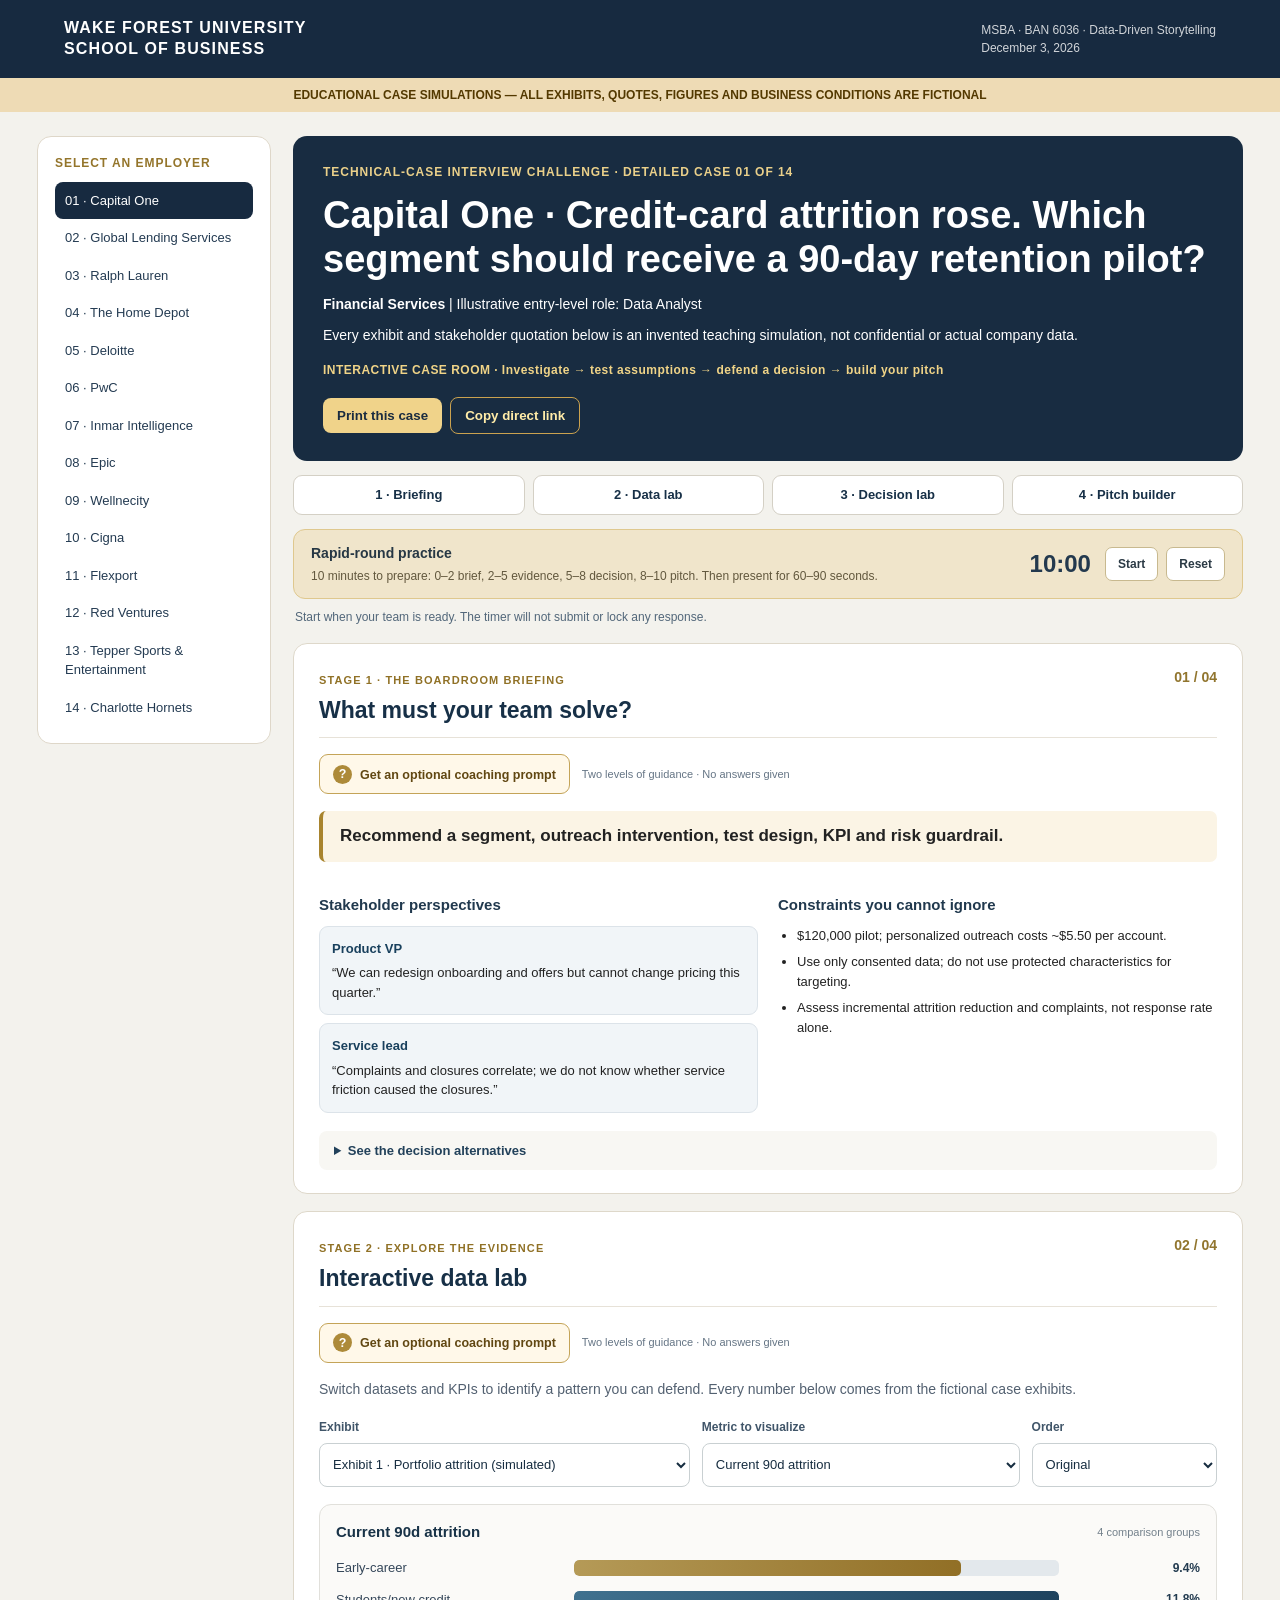
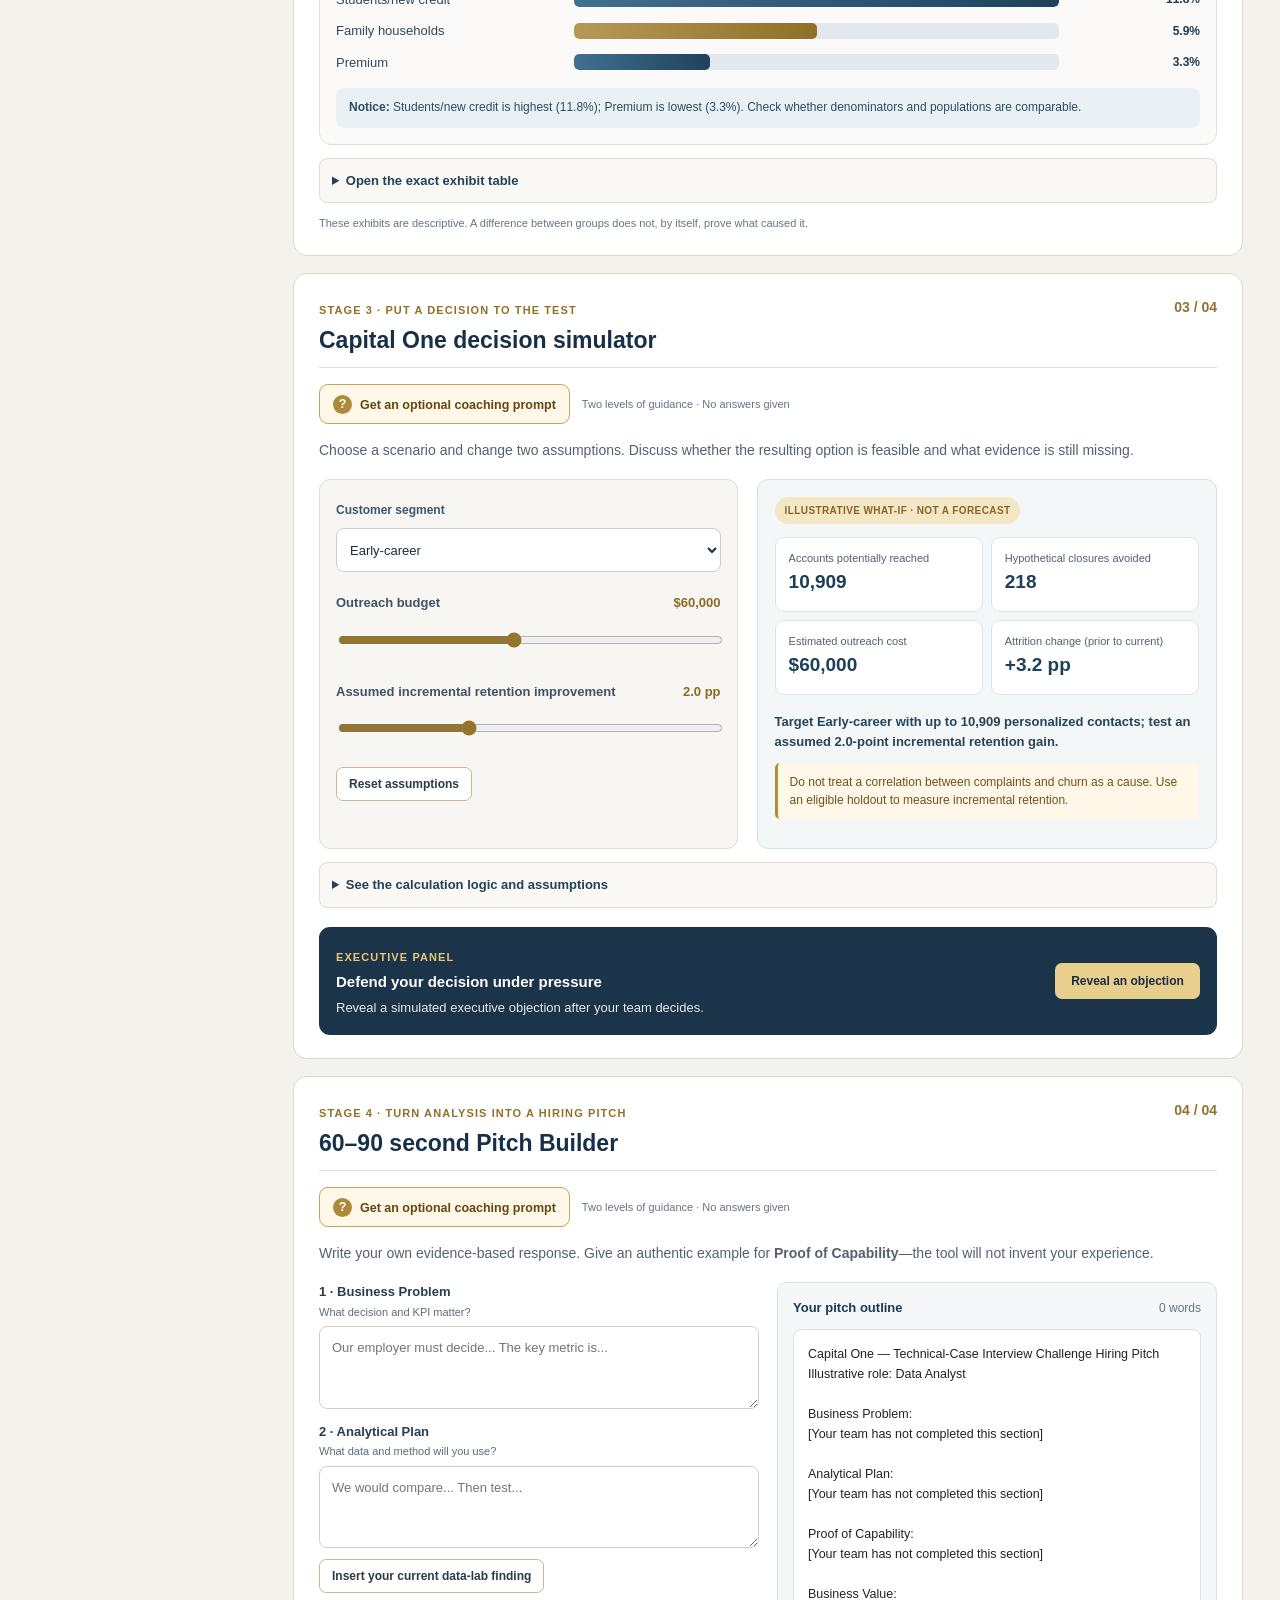
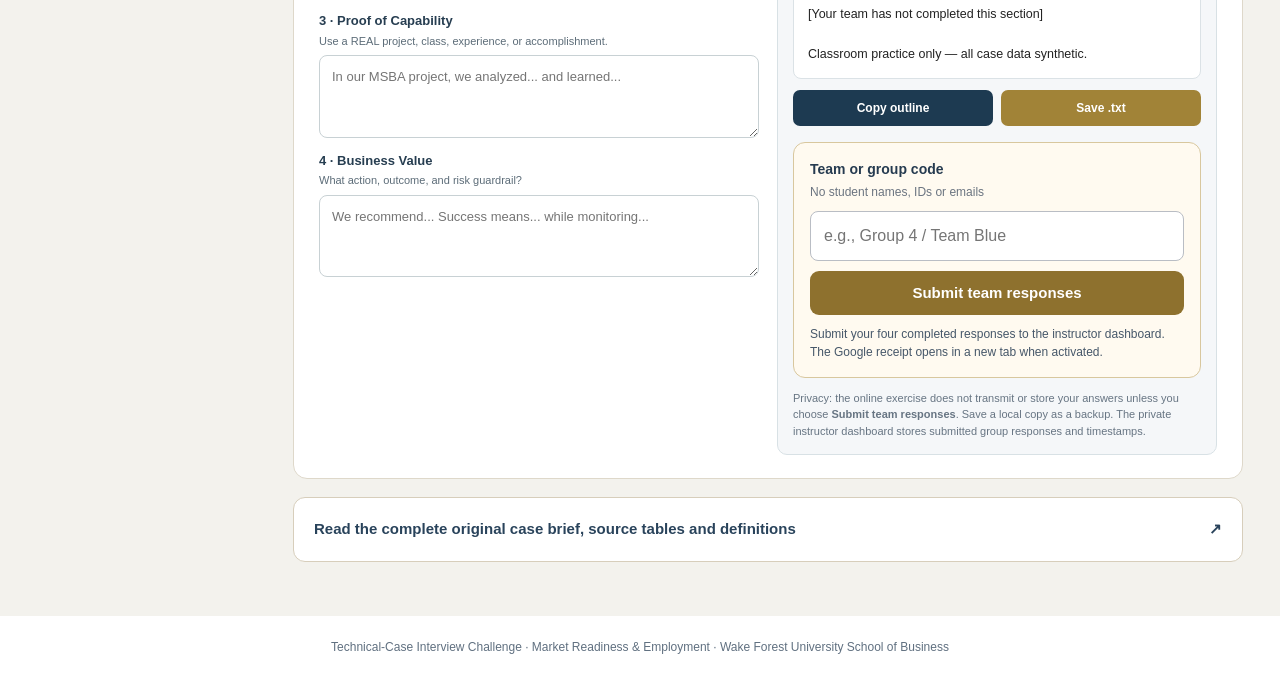
<file: shark-tank-2026/index.html>
<!DOCTYPE html><html lang="en"><head><meta charset="utf-8"><meta name="viewport" content="width=device-width,initial-scale=1"><title>Technical-Case Interview Challenge Case Data Rooms</title><meta name="description" content="Fourteen simulated analytics case briefs for WFUSB MSBA Data-Driven Storytelling."><style>:root{--ink:#182c41;--gold:#94752b;--paper:#f8f6f1;--border:#ded7c9}*{box-sizing:border-box}body{font-family:Inter,Segoe UI,Arial,sans-serif;margin:0;color:#222;background:#f3f2ed;line-height:1.5}header{background:#172a40;color:white;padding:18px clamp(16px,5vw,68px);display:flex;justify-content:space-between;align-items:center}.brand{font-weight:900;line-height:1.3;letter-spacing:.07em}.course{font-size:12px;opacity:.8}.warning{padding:8px 14px;background:#eedbb5;color:#533900;text-align:center;font-size:12px;font-weight:800}.layout{max-width:1240px;margin:24px auto;padding:0 17px;display:grid;grid-template-columns:234px 1fr;gap:22px}nav{background:white;border:1px solid var(--border);border-radius:14px;padding:17px;position:sticky;top:16px;max-height:calc(100vh - 25px);overflow:auto;align-self:start}nav b{display:block;color:var(--gold);font-size:12px;margin-bottom:10px;letter-spacing:.08em}nav a{display:block;color:#243b52;text-decoration:none;padding:9px 10px;font-size:13px;border-radius:8px}nav a.current,nav a:hover{color:white;background:#172a40}.hero{background:#182c41;color:white;padding:27px 30px;border-radius:14px;margin-bottom:16px}.hero h1{font-size:clamp(25px,4vw,38px);line-height:1.17;margin:12px 0}.hero p{margin:10px 0;font-size:14px}.eyebrow{color:#ead08a;font-size:12px;text-transform:uppercase;font-weight:850;letter-spacing:.08em}.actions{margin-top:18px}.actions button{background:#f0d38a;color:#1a2c40;border:0;padding:10px 14px;border-radius:8px;cursor:pointer;margin-right:8px;font-weight:700}.actions button:last-child{background:transparent;color:#ffeca8;border:1px solid #caa24f}.card{background:white;border:1px solid var(--border);padding:21px 23px;border-radius:13px;margin-bottom:15px;break-inside:avoid}.card h2{font-size:20px;color:#172b3e;margin:0 0 10px}.card p{font-size:14px;margin:9px 0}.caps{font-size:11px;font-weight:850;color:var(--gold);text-transform:uppercase;letter-spacing:.12em}.decision{background:#fff7dd;border-left:4px solid #b18d39;padding:15px 18px;border-radius:7px;font-weight:700}.data{overflow-x:auto;border-radius:9px;border:1px solid #e3ddd3}table{border-collapse:collapse;width:100%;font-size:13px}td,th{text-align:left;white-space:nowrap;border-bottom:1px solid #eee9e0;padding:11px 10px}th{background:#eee7d8;color:#263b50}tr:nth-child(even) td{background:#fbfaf7}ul{padding-left:20px}li{margin:6px 0;font-size:14px}.split{display:grid;grid-template-columns:1fr 1fr;gap:14px}.quote{padding:13px;background:#f2f6f9;border:1px solid #dbe3ec;border-radius:8px;font-size:13px}.quote b{display:block;color:#294a68;margin-bottom:7px}.prompts{display:grid;grid-template-columns:1fr 1fr;gap:9px}.prompt{background:#f7f5ef;border:1px solid #e0d8c9;padding:13px;border-radius:8px;font-size:13px}.prompt b{color:#856721}.small{font-size:12px!important;color:#5c6775}.case-picker{display:none}footer{text-align:center;background:white;padding:22px;color:#607080;font-size:12px}@media(max-width:850px){.layout{display:block;margin:10px auto;padding:0 10px}nav{display:none}.case-picker{display:block;margin:14px 0}.case-picker select{width:100%;padding:13px;border:1px solid #ccc;border-radius:8px}header{padding:12px 18px}.course{display:none}.hero{padding:18px}.card{padding:17px}.split,.prompts{grid-template-columns:1fr}td,th{font-size:12px;padding:9px 6px}}@media print{header,.warning,nav,.case-picker,.actions,footer{display:none}.layout{display:block;margin:0;padding:0;max-width:none}body{background:white}.hero,.card{break-inside:avoid}.hero{color:white;-webkit-print-color-adjust:exact;print-color-adjust:exact}.card{padding:14px;margin:8px 0}.hero h1{font-size:26px}}</style><link rel="stylesheet" href="./interactive.css?v=20261121-1"></head><body><header><div class="brand">WAKE FOREST UNIVERSITY<br>SCHOOL OF BUSINESS</div><div class="course">MSBA · BAN 6036 · Data-Driven Storytelling<br>December 3, 2026</div></header><div class="warning">EDUCATIONAL CASE SIMULATIONS — ALL EXHIBITS, QUOTES, FIGURES AND BUSINESS CONDITIONS ARE FICTIONAL</div><div class="layout"><nav id="nav" aria-label="Choose case"></nav><main><div class="case-picker"><label for="picker">Switch employer case</label><select id="picker"></select></div><div id="case"></div></main></div><footer>Technical-Case Interview Challenge · Market Readiness &amp; Employment · Wake Forest University School of Business</footer><script id="payload" type="application/json">[{"id":"capital-one","co":"Capital One","ind":"Financial Services","role":"Data Analyst","challenge":"Credit-card attrition rose. Which segment should receive a 90-day retention pilot?","decision":"Recommend a segment, outreach intervention, test design, KPI and risk guardrail.","tables":[["Portfolio attrition (simulated)",["Segment","Starting accounts","Prior 90d attrition","Current 90d attrition","Monthly app active"],[["Early-career","42,000","6.2%","9.4%","58%"],["Students/new credit","28,000","8.0%","11.8%","48%"],["Family households","55,000","5.1%","5.9%","79%"],["Premium","20,000","3.1%","3.3%","86%"]]],["Possible friction signals",["Segment","Complaints/1k","App sessions/mo","Fee disputes","Offer take-up"],[["Early-career","11.0","3.2","3.8%","12%"],["Students/new credit","15.0","2.1","4.9%","9%"],["Family households","6.5","5.7","1.2%","17%"],["Premium","3.8","7.9","0.6%","24%"]]]],"voices":[["Product VP","We can redesign onboarding and offers but cannot change pricing this quarter."],["Service lead","Complaints and closures correlate; we do not know whether service friction caused the closures."]],"limits":["$120,000 pilot; personalized outreach costs ~$5.50 per account.","Use only consented data; do not use protected characteristics for targeting.","Assess incremental attrition reduction and complaints, not response rate alone."],"options":["Target onboarding friction for student/new-credit accounts.","Test service-recovery contact among early-career accounts.","Launch a broad incentive with a control group."],"questions":["Which segment adds the most estimated closures?","What would distinguish pricing from service friction?","How would you estimate causal incremental retention?"],"definitions":"90-day attrition = closed accounts / starting accounts. Counts and rates are simulated."},{"id":"global-lending-services","co":"Global Lending Services","ind":"Auto Finance","role":"Financial Analyst","challenge":"30+ day loan delinquency increased across multiple tiers. Who needs earlier help?","decision":"Prioritize one segment for a fair servicing intervention and select a measurable result.","tables":[["Portfolio performance",["Risk tier","Active loans","Prior 30+ DPD","Current 30+ DPD","Avg loan balance"],[["Prime","30,000","2.1%","2.5%","$24,000"],["Near-prime","24,000","4.9%","6.6%","$20,000"],["Subprime","18,000","9.5%","11.0%","$17,000"],["Thin-file","10,000","7.2%","9.1%","$16,000"]]],["Servicing indicators",["Risk tier","Alerts delivered","Reached ≤7d","Cure after contact","Digital opt-in"],[["Prime","82%","71%","62%","55%"],["Near-prime","74%","58%","46%","40%"],["Subprime","64%","42%","34%","27%"],["Thin-file","59%","39%","30%","24%"]]]],"voices":[["Risk officer","Model expected balance at risk, not just delinquency percentages."],["Borrower support","Outreach must be respectful and comply with fair lending and servicing rules."]],"limits":["$80,000 additional outreach budget for 60 days.","Outreach results are descriptive; a cure after contact is not proof of causation.","Monitor fairness, repayment support, borrower experience and cures."],"options":["Target near-prime new delinquencies.","Improve early self-service reminders for opt-in borrowers.","Use a staggered test across tiers with safeguards."],"questions":["How many extra delinquent accounts arose in each tier?","Where is the largest dollar exposure?","What outcome would show the pilot caused improvement?"],"definitions":"DPD = days past due; cure = account returned to current status. Tiers are non-overlapping; all data simulated."},{"id":"ralph-lauren","co":"Ralph Lauren","ind":"Retail / Consumer Products","role":"Data Analyst","challenge":"Online traffic increased but conversion fell. Is inventory or pricing the culprit?","decision":"Choose one merchandizing or digital test with a margin-aware KPI.","tables":[["Digital performance",["Category","Visits","Prior conversion","Current conversion","Out-of-stock views"],[["Knitwear","180,000","3.6%","2.8%","8.2%"],["Footwear","150,000","3.1%","2.3%","12.8%"],["Accessories","210,000","2.5%","2.4%","2.9%"],["Outerwear","110,000","3.4%","2.7%","5.1%"]]],["Other commercial signals",["Category","Avg order value","Price change","Promo redeemed","Return rate"],[["Knitwear","$126","+6%","14%","11%"],["Footwear","$154","+2%","9%","18%"],["Accessories","$78","+1%","11%","7%"],["Outerwear","$230","+8%","8%","13%"]]]],"voices":[["Merchant lead","Inventory moves take three weeks. We need something measurable soon."],["Digital lead","A new campaign changed visitor mix; do not blame prices without checking cohorts."]],"limits":["$40,000 test budget; only select SKUs may be reallocated.","Discounting may boost orders while damaging gross profit.","Traffic composition changed, so simple before/after comparisons can mislead."],"options":["Fix size availability and stock messaging in footwear.","A/B test offer framing for outerwear.","Test search and product discovery rather than promotions."],"questions":["Which category has the largest implied order shortfall?","What evidence supports an inventory hypothesis?","What is the profit-based success KPI?"],"definitions":"Conversion = orders/visits. Out-of-stock view = product view without selected size available. All figures simulated."},{"id":"the-home-depot","co":"The Home Depot","ind":"Retail / Operations","role":"Business Analyst","challenge":"The same seasonal item is out of stock in some regions and overstocked in others.","decision":"Select a transfer plan that improves availability and has a positive expected economic impact.","tables":[["Regional inventory",["Region","Demand/day","Units on hand","Stockout days/30d","Inbound lead time"],[["Southeast","480","2,400","9","8d"],["Northeast","310","5,580","2","11d"],["Midwest","250","6,250","1","9d"],["West","390","2,730","7","12d"]]],["Transfer options",["Origin → destination","Truck units","Transit","Cost/truck","Handling loss"],[["Midwest → Southeast","1,000","3d","$3,500","1.0%"],["Northeast → Southeast","1,000","4d","$4,100","1.0%"],["Midwest → West","1,000","5d","$5,200","1.5%"],["Northeast → West","1,000","6d","$5,800","1.5%"]]]],"voices":[["Store operations","Every day without stock means missed sales now."],["Finance","Do not move inventory unless recovered contribution exceeds transport and loss."]],"limits":["Gross margin: $28 per sold unit; no close substitute product.","Each donor must retain at least 10 days of supply.","No more than four transfer trucks available this week."],"options":["Prioritize Southeast from Midwest stock.","Split emergency capacity between Southeast and West.","Wait for inbound replenishment and invest in forecasting."],"questions":["Compute days of supply by region.","Which donor can spare units and preserve its minimum cover?","How many incremental sales must each transfer recover to break even?"],"definitions":"Days of supply = units on hand/demand per day. Figures are simulated."},{"id":"deloitte","co":"Deloitte","ind":"Consulting / Advisory","role":"Consultant","challenge":"A client's automation rollout reduced simple-ticket time but made overall service slower.","decision":"Present a root-cause hypothesis and a six-week client improvement pilot.","tables":[["Service journey impact",["Journey","Monthly tickets","Before median","After median","Post escalation"],[["Password/access","12,000","14 min","9 min","8%"],["Billing disputes","8,000","35 min","58 min","39%"],["Returns/refunds","7,000","28 min","44 min","32%"],["Product questions","5,000","24 min","22 min","14%"]]],["Operational signals",["Indicator","Pre-launch","Post-launch","Potential issue"],[["First-contact resolution","72%","61%","Misrouting?"],["Transfers per ticket","1.3","2.1","More handoffs?"],["Staff training","6h","1.5h","Readiness?"],["Satisfaction","4.4/5","3.8/5","Customer impact?"]]]],"voices":[["CIO","Routine tasks improved; reversing all automation would waste the gain."],["Service manager","Exception handling is unclear and training was rushed."]],"limits":["Pilot budget $90,000; no full rollback without security approval.","Billing cases require compliance and audit controls.","Present owner, KPI, 2-week checkpoint and 6-week assessment."],"options":["Redesign billing and returns exception routing.","Add targeted staff training and escalation rules.","Temporarily route complex journeys to specialists."],"questions":["Which journey accounts for the greatest added total minutes?","What is the difference between correlation and a root cause?","Which metric balances speed with resolution quality?"],"definitions":"Median resolution time is per-ticket; multiplying medians by counts is an approximation, not exact time cost. All figures simulated."},{"id":"pwc","co":"PwC","ind":"Consulting / BI","role":"Business Intelligence Analyst","challenge":"Four divisions report the same 'on-time' KPI with incompatible definitions.","decision":"Design a standardized board metric and 30-day reconciliation plan.","tables":[["Reported dashboards",["Division","Cases","On-time cases","Reported rate","Excluded"],[["North America","1,200","1,104","92.0%","Rush"],["Europe","1,000","840","84.0%","None"],["Asia-Pacific","800","768","96.0%","Exceptions"],["Latin America","600","528","88.0%","Weekends"]]],["Hidden definitions",["Division","Start clock","Stop clock","Target","Calendar"],[["North America","Order approval","Shipment","48h","Business"],["Europe","Order receipt","Delivery","72h","Calendar"],["Asia-Pacific","Order receipt","Shipment","48h","Business"],["Latin America","Payment confirmed","Delivery","72h","Business"]]]],"voices":[["CFO","Give the board one defensible number and explain any restatement."],["Region leaders","Please do not rank divisions until the denominators and clock rules align."]],"limits":["Only aggregated data are immediately accessible.","30 days; two analysts plus process owners.","Keep the old calculations reproducible for audit."],"options":["Publish qualified numbers with a limitation statement.","Agree on common timestamps and restate last quarter.","Pause division comparisons and build a data dictionary first."],"questions":["Why is averaging the reported rates unreliable?","Which timestamps must be standardized?","What governance rules prevent the problem from recurring?"],"definitions":"SLA = service-level agreement; 'on time' is not comparable until clock, denominator and exclusions align. Simulated."},{"id":"inmar-intelligence","co":"Inmar Intelligence","ind":"Commerce / Promotional Analytics","role":"Business Intelligence Analyst","challenge":"Promotions raise observed sales—but some sales would have happened anyway.","decision":"Choose what to test next and outline a credible incremental-profit estimate.","tables":[["Campaign results",["Offer","Exposed HH","Exposed sales lift","Control sales lift","Campaign cost"],[["Digital coupon","50,000","+13.5%","+7.1%","$90,000"],["Loyalty points","40,000","+11.2%","+8.8%","$60,000"],["Display","70,000","+9.1%","+8.4%","$35,000"],["Bundle","30,000","+14.9%","+9.4%","$70,000"]]],["Economics",["Offer","Baseline spend/HH","Contribution margin","Redemption rate","Group balance"],[["Digital coupon","$84","32%","18%","Good"],["Loyalty points","$112","35%","22%","Mixed"],["Display","$76","30%","N/A","Weak"],["Bundle","$95","29%","15%","Mixed"]]]],"voices":[["Marketing VP","I want lift we caused—not sales that would have occurred anyway."],["Data science lead","The controls are matched, not randomized, and campaigns overlapped."]],"limits":["$100,000 for next wave across at most two offers.","Do not calculate ROI from observed lift alone.","Build proper holdouts and test for customer overlap."],"options":["Prioritize net-of-control incremental lift.","Prioritize contribution net of cost.","Do a cleaner randomized holdout before scaling."],"questions":["Compute the difference in percentage-point lift for each offer.","Which offer has the strongest apparent incremental impact?","Why do you still need baseline spending and controls?"],"definitions":"HH = household. Control-adjusted lift (pp) ≈ exposed lift minus control lift; not proof of causal effect. Simulated."},{"id":"epic","co":"Epic","ind":"Health IT","role":"Business Analyst","challenge":"A hospital workflow system was implemented, but several units barely use it.","decision":"Choose one adoption barrier to test safely over six weeks.","tables":[["Unit adoption",["Unit","Eligible cases/week","Week 1","Week 8","Extra clicks"],[["Emergency","1,600","33%","46%","12"],["Outpatient","2,400","48%","79%","5"],["Medical-surgical","1,200","41%","55%","10"],["Imaging","900","38%","72%","4"]]],["Friction",["Unit","Support tickets/100","Field errors","Training attend","Safety flags"],[["Emergency","19","14%","61%","3"],["Outpatient","7","5%","93%","0"],["Medical-surgical","16","11%","70%","1"],["Imaging","8","4%","88%","0"]]]],"voices":[["Nurse leader","Patient safety comes before an adoption target."],["IT director","Changes need clinician approval and a reversible test."]],"limits":["Six weeks, 120 total configuration/analyst hours.","No identifiable patient records in this exercise.","Require clinical review; track safety, burden and appropriate adoption."],"options":["Simplify emergency workflow steps.","Train staff in units with low uptake.","Use contextual in-app prompts with safeguards."],"questions":["Which unit offers the largest count of additional appropriately completed cases?","Is low adoption due to clicks, training or case mix?","How do you avoid maximizing unsafe usage?"],"definitions":"Adoption = eligible cases using the new workflow. Extra clicks relative to prior workflow. Simulated."},{"id":"wellnecity","co":"Wellnecity","ind":"Healthcare Analytics","role":"Healthcare Business Analyst","challenge":"A benefits sponsor sees more potentially avoidable emergency-department claims.","decision":"Target a safe navigation pilot that can improve care access without deterring emergency care.","tables":[["ED utilization",["Segment","Members","Prior visits/1k","Current visits/1k","No PCP visit (12m)"],[["Chronic condition adults","8,000","142","174","26%"],["Young adults","11,000","96","128","41%"],["Families","14,000","84","91","18%"],["Older adults","5,000","112","119","14%"]]],["Access and cost",["Segment","Avg claim","After-hours gap","Claim lag","Navigator use"],[["Chronic condition adults","$1,450","28%","45d","21%"],["Young adults","$980","35%","45d","8%"],["Families","$1,120","18%","45d","15%"],["Older adults","$1,680","11%","45d","24%"]]]],"voices":[["Benefits director","We need evidence that access improves, not just a claims reduction."],["Clinical advisor","Claims coding cannot decide whether any individual ED visit was medically necessary."]],"limits":["$180,000 pilot for 90 days; up to 5,000 outreach contacts.","Analyze only aggregated/de-identified data.","Protect urgent-care access and evaluate patient experience."],"options":["Offer primary-care navigation to young adults.","Prioritize chronic-condition outreach and after-hours alternatives.","Validate coding before large expansion."],"questions":["Compute approximate additional visits in each group.","What would test whether access is the driver?","What clinical safety and equity guardrails are essential?"],"definitions":"ED rates are annualized per 1,000 members; 'potentially avoidable' is a claims-classification proxy, not a patient-level judgment. Simulated."},{"id":"cigna","co":"Cigna","ind":"Health Insurance / Operations","role":"Business Analyst","challenge":"Member-service responses slowed even with steady staffing hours.","decision":"Select one process/routing experiment and defend service-quality guardrails.","tables":[["Contact demand and response",["Queue","Prior contacts","Current contacts","Prior response","Current response"],[["Claims","18,000","22,000","12m","29m"],["Benefits","14,000","14,500","10m","18m"],["Prior authorization","9,000","12,000","22m","43m"],["Enrollment","7,000","7,200","13m","14m"]]],["Quality signals",["Queue","Repeat contact 7d","Misroutes","Handle time","Audit pass"],[["Claims","24%","15%","8.8m","96%"],["Benefits","17%","8%","7.2m","97%"],["Prior authorization","31%","21%","14.5m","93%"],["Enrollment","10%","5%","6.1m","98%"]]]],"voices":[["Member services","Fast but inaccurate answers create another call."],["Operations manager","We can adjust routing, not increase headcount."]],"limits":["Max 200 hours of workflow engineering this month.","No shortcuts for medical or regulatory review.","Track accuracy, repeat calls and response time together."],"options":["Triage prior-authorizations by complexity.","Fix common claims information gaps.","Move capacity dynamically across peak queues."],"questions":["Which queue creates most new wait exposure?","What do repeats plus misroutes suggest?","What experiment can isolate routing impact?"],"definitions":"Response time = minutes to first qualified response. Queue staffing hours are roughly unchanged. Simulated."},{"id":"flexport","co":"Flexport","ind":"Supply Chain / Logistics","role":"Business Analyst","challenge":"Late deliveries jumped on a major cross-border trade lane.","decision":"Choose a reliability intervention and quantify its cost versus expected late shipments avoided.","tables":[["Monthly shipment performance",["Service","Shipments","Target days","Actual median","Late rate"],[["Ocean standard","600","28","36","41%"],["Ocean priority","240","25","29","23%"],["Air economy","180","8","10","17%"],["Multimodal","120","22","25","26%"]]],["Delay signals and options",["Service","Port dwell","Customs exams","Capacity roll","Premium/shipment"],[["Ocean standard","6.2d","9%","18%","$0"],["Ocean priority","3.1d","7%","9%","+$650"],["Air economy","0.7d","5%","4%","+$2,800"],["Multimodal","2.4d","6%","11%","+$900"]]]],"voices":[["Operations","Premium services help, but we cannot send everything by air."],["Customer success","Customers value predictable arrival windows, not only speed."]],"limits":["Incremental budget: $150,000 next month.","At most 200 standard shipments may switch to priority.","Customs inspections are not fully controllable."],"options":["Prioritize upgrades on high-risk ocean shipments.","Move bookings earlier to avoid capacity rolls.","Focus on customs data readiness and destination dwell."],"questions":["Estimate number of late shipments per service.","How many $650 upgrades could the budget fund?","What data differentiates port dwell from rolled capacity?"],"definitions":"Late rate = shipments after the target; cause signals can overlap. All figures simulated."},{"id":"red-ventures","co":"Red Ventures","ind":"Digital Marketing","role":"Marketing Analyst","challenge":"Marketing spend rose yet sales-qualified leads barely moved.","decision":"Recommend a budget/targeting experiment using cost per qualified lead plus quality safeguards.","tables":[["Current funnel",["Channel","Spend","Visits","Leads","Qualified"],[["Paid search","$180k","120,000","7,200","1,080"],["SEO/content","$55k","150,000","6,750","1,350"],["Display","$120k","200,000","6,000","540"],["Email/CRM","$35k","80,000","4,800","1,200"]]],["Comparison and overlap",["Channel","Prior spend","Prior qualified","Current qualified","Multi-touch"],[["Paid search","$130k","1,000","1,080","16%"],["SEO/content","$50k","1,300","1,350","25%"],["Display","$75k","520","540","34%"],["Email/CRM","$30k","1,150","1,200","41%"]]]],"voices":[["Marketing","We need a better return on incremental spend, not just impressions."],["Sales operations","Qualified lead definitions and duplicate attribution matter."]],"limits":["Next-month $60,000 experiment; sales headcount fixed.","Last-click attribution may overcredit some channels.","Track quality and downstream sales acceptance."],"options":["Reduce incremental display and test SEO/CRM.","Tighten paid-search targeting via randomized split.","Standardize qualified conversion definitions before scaling."],"questions":["Calculate cost per qualified lead.","Which channel grew leads relative to spend?","How would you detect attribution double counting?"],"definitions":"Qualified = sales-accepted lead; multi-touch prospects saw multiple channels. Simulated."},{"id":"tepper-sports","co":"Tepper Sports & Entertainment","ind":"Sports Business Analytics","role":"Fan Insights Analyst","challenge":"Younger season-ticket holders are renewing at much lower rates.","decision":"Recommend an opt-in fan-retention pilot and the experiment to evaluate incremental renewal.","tables":[["Ticket renewal cohorts",["Age","Eligible holders","Prior renewal","Current renewal","Games attended"],[["18–29","3,000","73%","58%","5.2"],["30–44","4,000","79%","73%","7.1"],["45–59","4,500","85%","83%","8.8"],["60+","2,500","89%","88%","10.2"]]],["Fan economics and engagement",["Age","App engagement","Event participation","Plan price","Contribution/renewal"],[["18–29","34%","16%","$620","$290"],["30–44","52%","24%","$1,050","$510"],["45–59","68%","32%","$1,480","$760"],["60+","71%","29%","$1,620","$840"]]]],"voices":[["Fan experience","Young fans ask for flexible use more than blanket discounts."],["Finance","Pilot benefits must not cost more than incremental renewal contribution."]],"limits":["$200,000 budget, maximum 2,000 pilot accounts.","Only opt-in communications; monitor fan satisfaction.","Randomized control needed to isolate intervention effect."],"options":["Flexible game swaps for young holders.","Targeted experiences for 30–44 accounts.","Segmented renewal messaging tested against holdout."],"questions":["Estimate lost renewals among 18–29 holders.","What incentive can the unit economics support?","Which leading KPIs predict renewal but don't substitute for it?"],"definitions":"Renewal % = renewed/eligible. Contribution is after variable costs. Simulated; not real team business data."},{"id":"charlotte-hornets","co":"Charlotte Hornets","ind":"Sports / Basketball Operations","role":"Basketball Operations Analyst","challenge":"Two possible roster additions have similar box-score averages, but different context and costs.","decision":"Choose a conditional fit-based recommendation and explain the biggest uncertainty.","tables":[["Two fictional candidates",["Metric","Player A","Player B","Interpretation"],[["Points per 36","18.6","18.4","Similar volume"],["True shooting","58.2%","56.5%","Efficiency"],["Usage","22%","26%","Role"],["3-point %","37.8%","39.4%","Spacing"],["Minutes sampled","1,600","2,500","Reliability"]]],["Fit, defense and price",["Metric","Player A","Player B","Interpretation"],[["Adjusted on/off/100","+5.2","+2.1","Context-sensitive"],["Defensive matchup difficulty","73/100","61/100","Higher = harder"],["Games missed","18","8","Availability"],["Annual salary ask","$9.2M","$8.6M","Budget"],["Role archetype","3-and-D wing","Scoring guard","Fit"]]]],"voices":[["Head coach","We need a strong perimeter defender who can play without heavy usage."],["General manager","Budget is ~$10M; we need upside and downside cases."]],"limits":["Candidates and stats are completely fictional and do not describe real players.","No game-tracking, opponent-adjusted film review or medical data available.","Do not treat adjusted on/off as a causal player impact measure."],"options":["Select A for low-usage defense, conditional on health data.","Select B for offense and availability, conditional on defense review.","Defer final decision pending opponent-adjusted tracking."],"questions":["What confounds on/off impact?","How should roster fit change metric weights?","Which three missing datasets would you ask for?"],"definitions":"Usage = possession share; true shooting = scoring efficiency; 3-and-D = perimeter defense plus 3pt offense. All data simulated."}]</script><script>
const CASES=JSON.parse(document.getElementById("payload").textContent),esc=(s)=>String(s).replace(/&/g,"&amp;").replace(/</g,"&lt;").replace(/>/g,"&gt;").replace(/"/g,"&quot;");
const qs=new URLSearchParams(location.search),id=qs.get("case"),c=CASES.find(x=>x.id===id)||CASES[0],i=CASES.indexOf(c);
const nav=document.getElementById("nav");nav.innerHTML="<b>SELECT AN EMPLOYER</b>"+CASES.map((x,j)=>'<a class="'+(x.id===c.id?"current":"")+'" href="?case='+x.id+'">'+String(j+1).padStart(2,"0")+" · "+esc(x.co)+"</a>").join("");
const sel=document.getElementById("picker");sel.innerHTML=CASES.map(x=>'<option value="'+x.id+'">'+esc(x.co)+"</option>").join("");sel.value=c.id;sel.onchange=function(){location.href="?case="+this.value};
const ul=a=>"<ul>"+a.map(x=>"<li>"+esc(x)+"</li>").join("")+"</ul>";
const table=x=>'<div class="card"><p class="caps">DATA EXHIBIT · SIMULATED</p><h2>'+esc(x[0])+'</h2><div class="data"><table><thead><tr>'+x[1].map(h=>"<th>"+esc(h)+"</th>").join("")+"</tr></thead><tbody>"+x[2].map(r=>"<tr>"+r.map(v=>"<td>"+esc(v)+"</td>").join("")+"</tr>").join("")+"</tbody></table></div></div>";
const prompts=[["1 · BUSINESS PROBLEM","State the decision and who is affected; use one number from an exhibit."],["2 · ANALYTICAL PLAN","Make one meaningful comparison or calculation; state a data-quality or bias check."],["3 · PROOF OF CAPABILITY","Give a real MSBA project, skill or teamwork example showing you could perform the work."],["4 · BUSINESS VALUE","Choose an action, a KPI, a guardrail and a way to test whether the action works."]];
document.getElementById("case").innerHTML='<div class="hero"><div class="eyebrow">Technical-Case Interview Challenge · Detailed case '+String(i+1).padStart(2,"0")+' of 14</div><h1>'+esc(c.co)+' · '+esc(c.challenge)+'</h1><p><b>'+esc(c.ind)+'</b> | Illustrative entry-level role: '+esc(c.role)+'</p><p>Every exhibit and stakeholder quotation below is an invented teaching simulation, not confidential or actual company data.</p><div class="actions"><button onclick="print()">Print this case</button><button id="copy">Copy direct link</button></div></div>'+
'<div class="card"><p class="caps">YOUR BOARDROOM DECISION</p><h2>What you must recommend</h2><div class="decision">'+esc(c.decision)+'</div><p class="small">Scan both datasets before pitching. Suggested timing: 10 minutes team preparation (2 minutes brief, 3 minutes evidence, 3 minutes decision, 2 minutes pitch rehearsal), followed by a 60–90-second pitch and 30-second executive question.</p></div>'+
c.tables.map(table).join("")+
'<div class="card"><p class="caps">CONFLICTING PERSPECTIVES</p><h2>Stakeholder briefing</h2><div class="split">'+c.voices.map(v=>'<div class="quote"><b>'+esc(v[0])+'</b>“'+esc(v[1])+'”</div>').join("")+"</div></div>"+
'<div class="card"><p class="caps">REAL-WORLD GUARDRAILS</p><h2>Constraints & tradeoffs</h2>'+ul(c.limits)+'</div>'+
'<div class="card"><p class="caps">CHOICES</p><h2>Decision options</h2>'+ul(c.options)+'<p class="small">You can propose an alternative if it better addresses the evidence and constraints.</p></div>'+
'<div class="card"><p class="caps">REQUIRED IN YOUR PRESENTATION</p><h2>The four-part Technical-Case Interview Challenge pitch</h2><div class="prompts">'+prompts.map(p=>'<div class="prompt"><b>'+p[0]+'</b><div>'+p[1]+'</div></div>').join("")+'</div></div>'+
'<div class="card"><p class="caps">THINK CRITICALLY</p><h2>Questions to challenge your recommendation</h2>'+ul(c.questions)+'</div>'+
'<div class="card"><p class="caps">SOURCE & DEFINITIONS</p><h2>Interpret the data responsibly</h2><p>'+esc(c.definitions)+'</p><p class="small">These cases were created for the Wake Forest University School of Business MSBA BAN 6036 learning activity. Company names are educational context only. No metrics, role descriptions, quotes or case events are company-provided or current vacancies. A relationship between indicators is not proof of causation.</p></div>';
document.getElementById("copy").onclick=async()=>{try{await navigator.clipboard.writeText(location.href);alert("Case link copied")}catch(e){prompt("Copy this link:",location.href)}};
document.title=c.co+" | Technical-Case Interview Challenge Data Room";</script><script src="./submission-config.js?v=20261121-2"></script><script src="./interactive.js?v=20261121-2"></script></body></html>
</file>
<file: shark-tank-2026/interactive.css>
/* WFUSB MSBA Shark Tank interactive case rooms, client-only. */
html{scroll-behavior:smooth}.ic-enabled .hero{margin-bottom:14px}.ic-hero-note{margin:15px 0 3px!important;color:#f0d487!important;font-size:12px!important;letter-spacing:.04em;font-weight:750}
.ic-app{--ic-ink:#172b3d;--ic-gold:#94752b;--ic-surface:#f8f6f1;--ic-line:#e4dfd5;--ic-muted:#596779;--ic-soft:#ebf0f4;margin-bottom:18px}.ic-app *{box-sizing:border-box}
.ic-stage-nav{display:grid;grid-template-columns:repeat(4,minmax(0,1fr));gap:8px;margin-bottom:14px}.ic-stage-nav a{text-decoration:none;text-align:center;background:white;color:#173047;border:1px solid #d4d0c5;border-radius:9px;padding:11px 7px;font-size:13px;font-weight:760;line-height:1.3}.ic-stage-nav a:hover,.ic-stage-nav a:focus-visible{background:#172b3d;color:white;outline:2px solid #b49144;outline-offset:2px}
.ic-timer-strip{display:flex;align-items:center;justify-content:space-between;gap:15px;background:#f0e5cb;border:1px solid #dfc88e;border-radius:12px;padding:13px 17px;margin:0 0 16px}.ic-timer-strip b{display:block;font-size:14px;color:#263744}.ic-timer-strip span{display:block;font-size:12px;color:#62583e;margin-top:3px}.ic-timer-controls{display:flex;align-items:center;gap:8px;white-space:nowrap}.ic-timer-controls strong{font-variant-numeric:tabular-nums;font-size:24px;color:#23394e;margin-right:6px}.ic-timer-controls strong.ic-done{color:#a23b32}.ic-timer-controls button,.ic-soft-button{background:white;border:1px solid #c8b98f;color:#2b3a45;border-radius:7px;padding:9px 12px;font-size:12px;font-weight:800;cursor:pointer}.ic-soft-button:hover,.ic-timer-controls button:hover{background:#f6e6bd}.ic-app button:focus-visible,.ic-app select:focus-visible,.ic-app input:focus-visible,.ic-app textarea:focus-visible{outline:3px solid #aa8530;outline-offset:2px}
.ic-panel{background:white;border:1px solid #ded8ca;border-radius:14px;padding:23px 25px;margin-bottom:17px;scroll-margin-top:15px}.ic-panel-heading{display:flex;align-items:start;justify-content:space-between;gap:12px;border-bottom:1px solid #e7e2d8;padding-bottom:13px;margin-bottom:16px}.ic-kicker{font-size:11px;color:#907126;text-transform:uppercase;font-weight:850;letter-spacing:.10em}.ic-panel-heading h2{font-size:23px;line-height:1.2;color:#173047;margin:6px 0 0}.ic-counter{color:#91752e;font-weight:800;white-space:nowrap;font-size:14px}.ic-decision{font-size:17px;background:#fbf4e5;border-left:4px solid #a8842e;border-radius:7px;padding:13px 17px;line-height:1.45;font-weight:680}.ic-two-col{display:grid;grid-template-columns:1fr 1fr;gap:20px}.ic-panel h3{font-size:15px;color:#21394e;margin:15px 0 9px}.ic-voice{background:#f1f5f8;border:1px solid #dce3e9;border-radius:9px;margin:8px 0;padding:12px;font-size:13px}.ic-voice b{display:block;color:#19405d;margin:0 0 5px}.ic-voice span{display:block}.ic-list{padding-left:19px;margin:8px 0}.ic-list li{font-size:13px;margin:7px 0}.ic-options{margin-top:10px;padding:10px 15px;background:#f8f7f3;border-radius:8px}.ic-options summary,.ic-raw summary,.ic-method summary,.ic-reference summary{cursor:pointer;font-weight:760;color:#22415a;font-size:13px}.ic-lead{font-size:14px;line-height:1.5;color:#536171;max-width:900px;margin:0 0 18px}.ic-fields{display:grid;grid-template-columns:1.4fr 1.2fr .7fr;gap:12px;margin:0 0 17px}.ic-fields label,.ic-choice-label{font-size:12px;color:#405569;font-weight:750}.ic-fields select,.ic-choice-label select{display:block;width:100%;min-height:44px;padding:9px;background:white;border:1px solid #c9d0d2;border-radius:8px;margin-top:7px;color:#172d40;font-size:13px}
.ic-chart{border:1px solid #e1e0db;background:#fbfaf8;border-radius:12px;padding:16px}.ic-chart-head{display:flex;justify-content:space-between;align-items:center;gap:10px;font-size:15px;margin-bottom:15px;color:#183247}.ic-chart-head span{color:#73808b;font-size:11px}.ic-bars{display:grid;gap:12px}.ic-bar-row{display:grid;grid-template-columns:minmax(100px,1.4fr) minmax(80px,3fr) minmax(45px,.8fr);align-items:center;gap:11px}.ic-bar-label{font-size:13px;color:#344659;overflow-wrap:anywhere}.ic-bar-track{height:16px;border-radius:5px;background:#e3e8ec;overflow:hidden}.ic-bar-fill{height:100%;border-radius:5px;background:linear-gradient(90deg,#b59a57,#916f26);min-width:2px}.ic-bar-fill.ic-alt{background:linear-gradient(90deg,#40718f,#1e425e)}.ic-bar-value{text-align:right;font-size:12px;font-weight:850;color:#233b50;white-space:nowrap}.ic-takeaway{font-size:12px;line-height:1.45;padding:11px 13px;background:#eaf1f5;border-radius:8px;color:#2b4d62;margin-top:16px}.ic-empty{color:#586c7a;font-size:14px}.ic-raw,.ic-method{background:#f9f8f4;border:1px solid #e1ddd1;border-radius:8px;padding:12px;margin-top:13px}.ic-table-holder{overflow-x:auto;margin-top:11px}.ic-table-holder table{width:100%;border-collapse:collapse}.ic-table-holder td,.ic-table-holder th{padding:9px;font-size:12px;white-space:nowrap;text-align:left;border-bottom:1px solid #eae6dd}.ic-table-holder th{background:#e9e2d4}.ic-fine{font-size:11px!important;line-height:1.5;color:#677583;margin:12px 0 0}
.ic-sim-grid{display:grid;grid-template-columns:minmax(240px,1fr) minmax(0,1.1fr);gap:19px}.ic-sim-inputs{padding:17px 16px;background:#f7f6f2;border:1px solid #e3ded4;border-radius:11px}.ic-range-label{display:flex;align-items:baseline;justify-content:space-between;gap:13px;margin:21px 0 11px;color:#415266;font-weight:700;font-size:13px}.ic-range-label output{color:#8b6b24;font-weight:850;font-variant-numeric:tabular-nums;text-align:right}.ic-sim-inputs input[type=range]{width:100%;accent-color:#94752b;height:28px;cursor:pointer}.ic-sim-inputs .ic-soft-button{margin-top:18px}.ic-weight-note{font-size:13px;color:#536171;margin:0}.ic-sim-result{border:1px solid #d5e0e6;background:#f4f7f8;border-radius:11px;padding:17px}.ic-badge{color:#846723;background:#f3e7c5;border-radius:20px;font-size:10px;font-weight:850;display:inline-block;padding:6px 10px;letter-spacing:.04em;margin:0 0 13px}.ic-results{display:grid;grid-template-columns:1fr 1fr;gap:8px}.ic-result-card{background:white;border:1px solid #dce4e9;padding:13px;border-radius:9px;min-height:75px}.ic-result-card span{display:block;font-size:11px;color:#506172;line-height:1.3;margin-bottom:5px}.ic-result-card strong{font-size:19px;color:#1e4057;overflow-wrap:anywhere;line-height:1.25}.ic-result-summary{font-size:13px;line-height:1.5;color:#264358;font-weight:650;margin:17px 0 9px}.ic-caution{background:#fff8e8;color:#6f5020;border-left:3px solid #b18d3a;padding:10px 12px;font-size:12px;border-radius:5px;line-height:1.5}.ic-method p{font-size:13px;color:#526071}.ic-panel-challenge{margin-top:19px;padding:17px;border-radius:11px;background:#1b344a;color:white;display:flex;align-items:center;justify-content:space-between;gap:20px}.ic-panel-challenge .ic-kicker{color:#e6c773}.ic-panel-challenge h3{color:white;margin:3px 0 5px}.ic-panel-challenge p{font-size:13px;color:#e1eaf2;margin:0}.ic-panel-challenge button{border:0;background:#e8cf8e;color:#1a2d40;border-radius:7px;padding:11px 13px;min-width:145px;cursor:pointer;font-weight:850;font-size:12px}
.ic-builder-grid{display:grid;grid-template-columns:1fr 1fr;gap:18px}.ic-pitch-inputs label{display:block;font-size:13px;font-weight:800;color:#273e51;margin:0 0 6px}.ic-pitch-inputs label small{display:block;font-size:11px;font-weight:400;color:#5c6c78;margin-top:2px}.ic-pitch-inputs textarea{width:100%;display:block;min-height:78px;resize:vertical;border:1px solid #c8d1d4;border-radius:8px;padding:12px;font-size:13px;color:#182b3c;background:white;line-height:1.45;margin:0 0 13px;font-family:inherit}.ic-pitch-inputs .ic-soft-button{margin:-2px 0 18px}.ic-pitch-preview{background:#f5f7f9;border:1px solid #d8e1e5;border-radius:10px;padding:15px;align-self:start;position:sticky;top:10px}.ic-preview-head{display:flex;align-items:center;justify-content:space-between;color:#1c3851;gap:10px;font-size:13px}.ic-preview-head span{color:#6a7380;font-size:12px}.ic-preview-content{white-space:pre-wrap;overflow-wrap:anywhere;background:white;border:1px solid #dbe2e6;border-radius:8px;margin:11px 0;padding:14px;font-size:12.5px;line-height:1.6;min-height:320px}.ic-export{display:flex;gap:8px}.ic-export button{flex:1;padding:11px 9px;border:0;border-radius:7px;font-weight:850;font-size:12px;background:#1d3a51;color:white;cursor:pointer}.ic-export button:last-child{background:#a18337;color:white}.ic-reference{border:1px solid #d7cebb;background:#fff;border-radius:12px;margin:14px 0 30px}.ic-reference summary{padding:20px;color:#29435b;font-size:15px;display:flex;justify-content:space-between;list-style:revert}.ic-reference-inner{padding:0 17px 16px}.ic-reference-inner>.card{box-shadow:none;margin:10px 0}
@media(max-width:850px){.ic-stage-nav{grid-template-columns:repeat(2,minmax(0,1fr))}.ic-stage-nav a{padding:12px 5px}.ic-timer-strip{align-items:flex-start;flex-direction:column}.ic-timer-controls{width:100%;justify-content:flex-end}.ic-panel{padding:16px}.ic-panel-heading h2{font-size:20px}.ic-fields{grid-template-columns:1fr 1fr}.ic-fields label:first-child{grid-column:span 2}.ic-two-col,.ic-sim-grid,.ic-builder-grid{grid-template-columns:1fr}.ic-pitch-preview{position:static}.ic-bar-row{grid-template-columns:minmax(75px,1.3fr) minmax(90px,2.2fr) minmax(40px,.8fr);gap:6px}.ic-bar-label,.ic-bar-value{font-size:11px}.ic-panel-challenge{flex-direction:column;align-items:stretch}.ic-panel-challenge button{width:100%}}
@media(max-width:450px){.ic-results{grid-template-columns:1fr}.ic-stage-nav a{font-size:11px}.ic-fields{grid-template-columns:1fr}.ic-fields label:first-child{grid-column:auto}.ic-timer-controls strong{font-size:21px}.ic-panel-heading h2{font-size:19px}}
@media print{.ic-stage-nav,.ic-timer-strip,.ic-pitch-preview .ic-export,.ic-panel-challenge button,.ic-pitch-inputs .ic-soft-button{display:none!important}.ic-app{break-before:page}.ic-reference{display:none!important}.ic-panel{break-inside:avoid}.ic-panel-challenge{color:black;background:#f4f3ed}.ic-panel-challenge h3,.ic-panel-challenge p{color:black}.ic-sim-inputs{background:white}.ic-pitch-preview{position:static}.ic-preview-content{min-height:0}}

/* 10-minute preparation and optional coaching pop-ups. */
.ic-timer-status{font-size:12px;color:#52677a;margin:-6px 2px 16px!important;line-height:1.45}
.ic-coach-cta{display:flex;align-items:center;gap:12px;flex-wrap:wrap;margin:2px 0 16px}
.ic-coach-open{border:1px solid #c4a458;background:#fff8e9;color:#614712;font-size:12.5px;font-weight:800;padding:9px 13px;border-radius:9px;cursor:pointer;min-height:40px}
.ic-coach-open::before{content:'?';display:inline-grid;place-items:center;background:#ad8a39;color:white;border-radius:50%;width:19px;height:19px;margin-right:8px;font-weight:800}
.ic-coach-open:hover,.ic-coach-open:focus-visible{background:#ffedc7;outline:2px solid #94752b;outline-offset:2px}
.ic-coach-cta>span{font-size:11px;color:#657585}
.ic-coach-dialog{max-width:min(520px,calc(100vw - 26px));width:100%;border:1px solid #c6ad70;border-radius:16px;padding:24px;background:white;color:#22354a;box-shadow:0 25px 80px rgba(18,37,55,.30);max-height:calc(100dvh - 32px);overflow:auto}
.ic-coach-dialog::backdrop{background:rgba(13,27,43,.58)}
.ic-coach-dialog-head{display:flex;align-items:center;justify-content:space-between;gap:15px}
.ic-coach-dialog-head .ic-kicker{color:#92712d}
.ic-coach-dialog-head button{cursor:pointer;background:#f0eee7;border:1px solid #e0d9ca;border-radius:7px;color:#31485d;font-size:24px;line-height:1;min-width:38px;min-height:38px}
.ic-coach-dialog h2{color:#172b3d;font-size:24px;margin:16px 0 12px;line-height:1.2}
.ic-coach-dialog #ic-coach-content{font-size:16px;line-height:1.55;margin:12px 0;padding:17px;background:#f8f5ed;border-left:4px solid #a68839;border-radius:8px}
.ic-coach-disclaimer{font-size:12px;color:#627080;line-height:1.4}
.ic-coach-dialog-actions{display:flex;align-items:center;justify-content:space-between;gap:12px;margin-top:20px}
.ic-coach-dialog-actions>span{font-size:12px;color:#7b8793}
.ic-coach-dialog-actions button{cursor:pointer;border:0;border-radius:8px;background:#17384e;color:white;font-size:13px;font-weight:800;padding:11px 14px;min-height:40px}
.ic-coach-dialog-actions button[hidden]{display:none}
@media(max-width:450px){.ic-coach-dialog{padding:17px}.ic-coach-dialog h2{font-size:21px}.ic-coach-cta>span{display:block;font-size:11px}}
@media print{.ic-coach-cta,.ic-coach-dialog,.ic-timer-status{display:none!important}}

/* WFU MSBA group submission controls */
.ic-submit-panel{border:1px solid #d8c79e;background:#fffaf0;border-radius:12px;padding:16px;margin-top:16px;display:grid;gap:10px}
.ic-submit-label{font-size:14px;font-weight:700;color:#263b50;display:grid;gap:3px}
.ic-submit-label small{font-weight:400;color:#6b7480;font-size:12px}
#ic-team-name{width:100%;font:inherit;padding:12px 13px;border-radius:8px;border:1px solid #b9bdc4;background:#fff;min-height:44px;color:#172a40}
.ic-submit-button{background:#8e712e;color:white;border:0;border-radius:9px;padding:13px 17px;font-weight:800;font-size:15px;cursor:pointer;min-height:44px}
.ic-submit-button:hover,.ic-submit-button:focus-visible{background:#715824;outline:2px solid #e0c782;outline-offset:2px}
.ic-submit-status{font-size:12px;line-height:1.5;color:#465769;margin:0!important}
@media print{.ic-submit-panel{display:none}}
</file>
